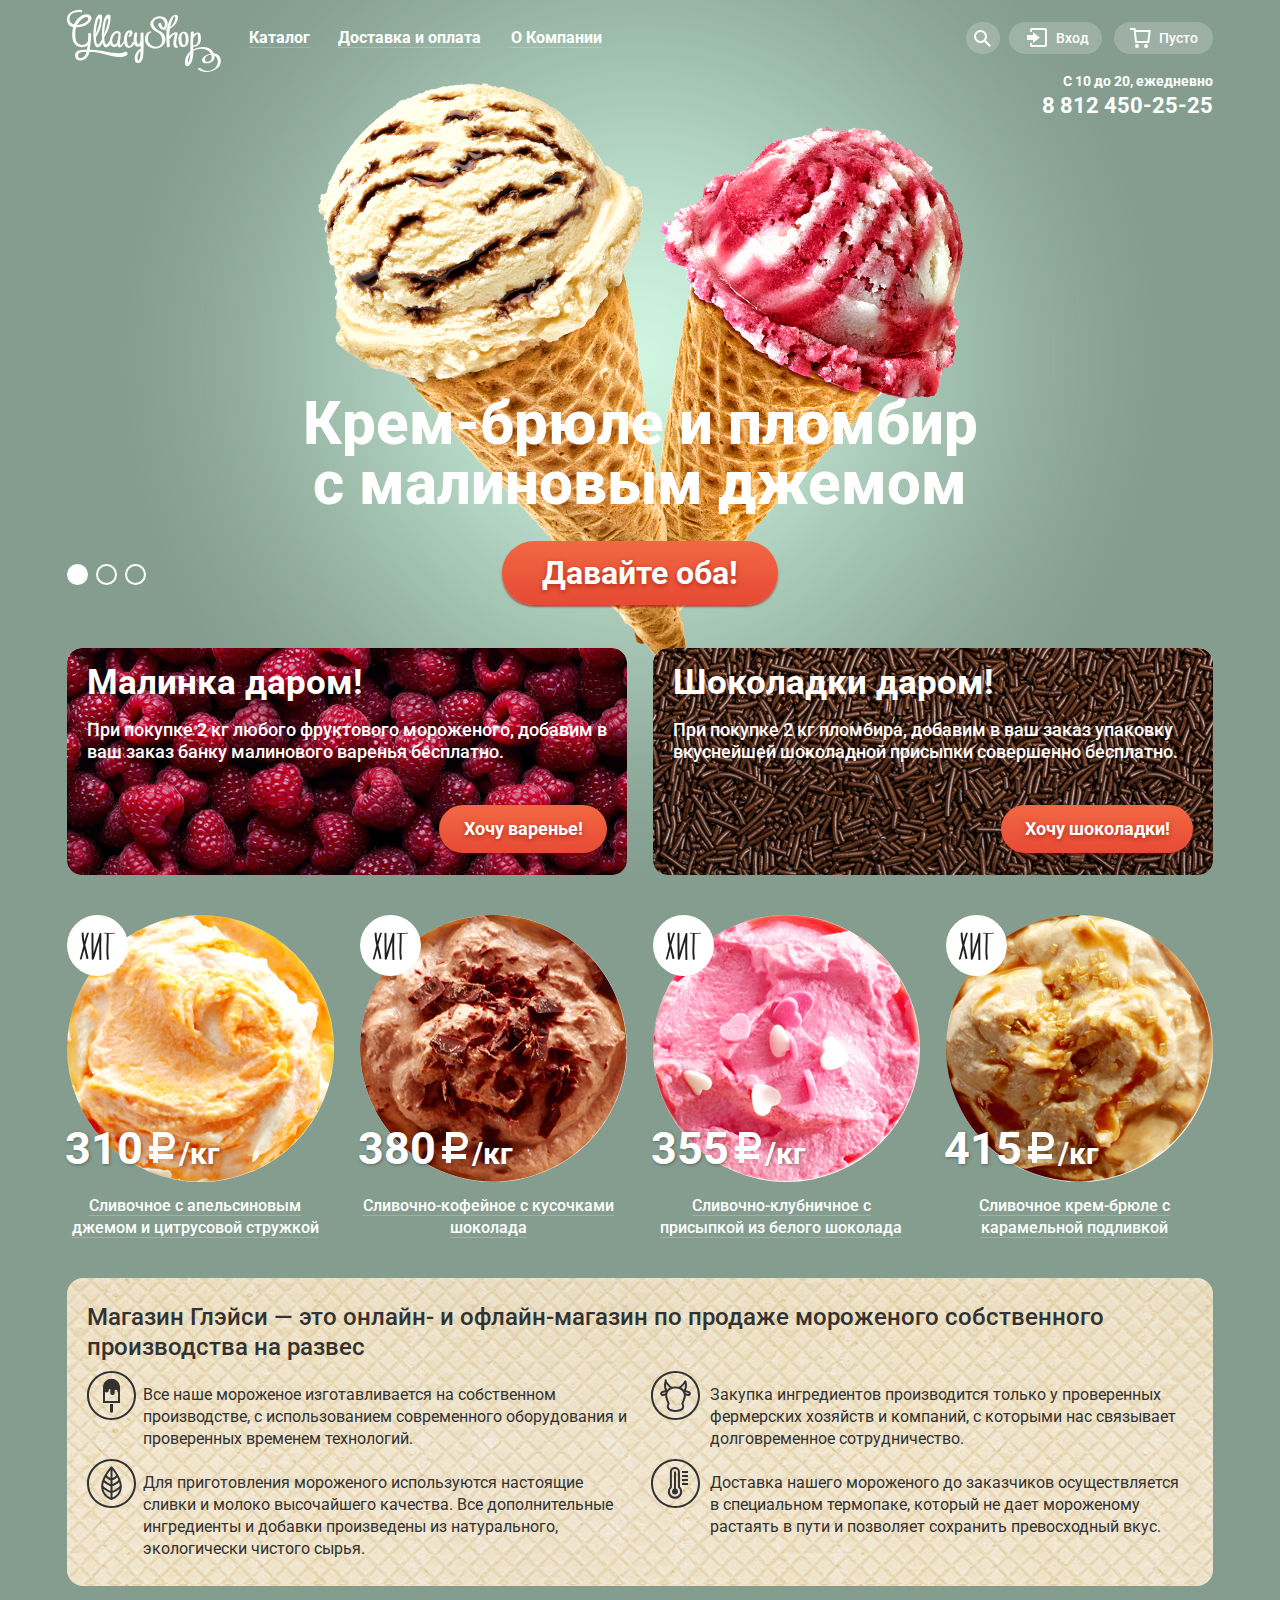
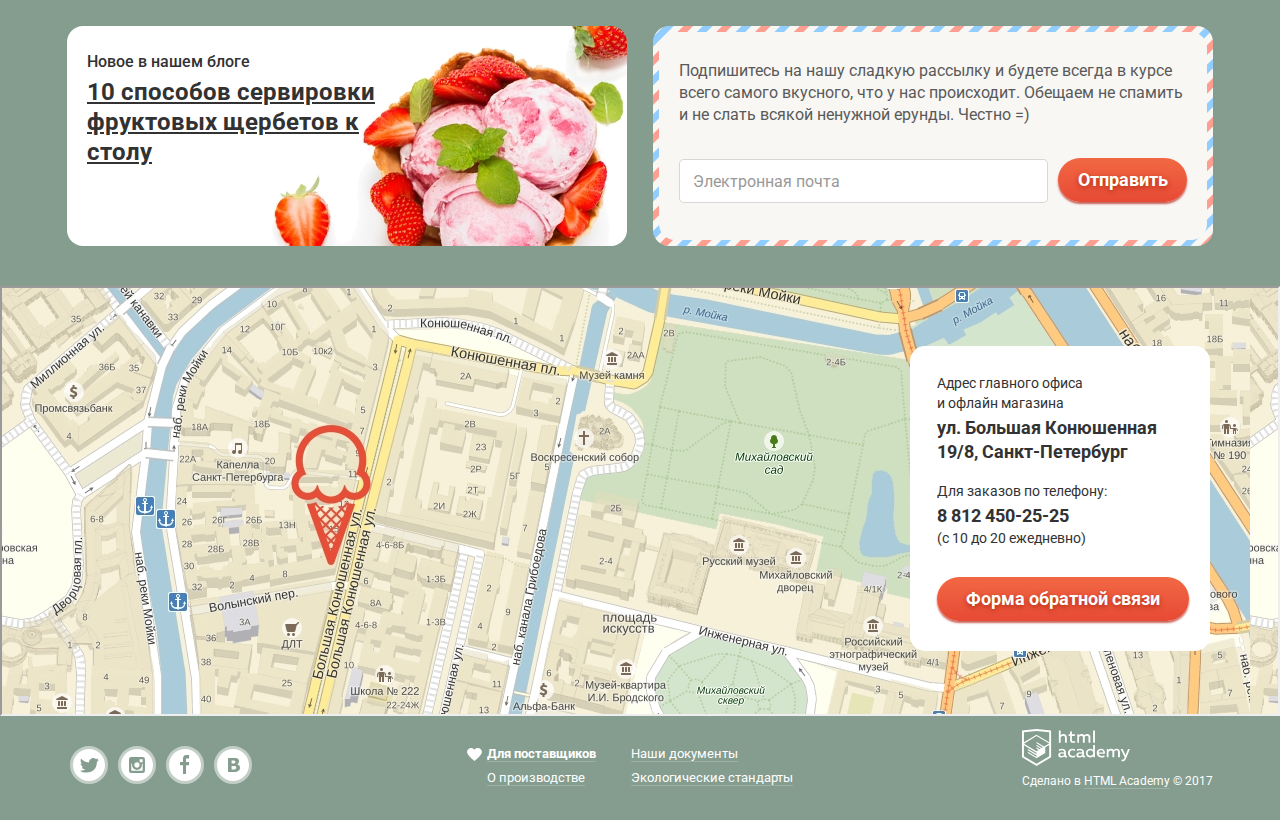
<file: index.html>
<!DOCTYPE html>
<html lang="ru">
<head>
  <meta charset="utf-8">
  <meta name="format-detection" content="telephone=no">
  <title>HTML Academy: Глейси</title>
  <link href="https://fonts.googleapis.com/css?family=Roboto:400,500,700&amp;subset=cyrillic" rel="stylesheet">
  <link href="css/normalize.min.css" rel="stylesheet">
  <link href="css/style.min.css" rel="stylesheet">
</head>
<body>
  <input class="visually-hidden" type="radio" id="product-1" name="toggle" checked>
  <input class="visually-hidden" type="radio" id="product-2" name="toggle">
  <input class="visually-hidden" type="radio" id="product-3" name="toggle">
  <div class="site-wrapper">
    <header class="container main-header">
      <nav class="main-navigation">
        <a class="main-header-logo">
          <img src="img/logo.svg" width="154" height="64" alt="Логотип Глейси">
        </a>
        <ul class="site-menu">
          <li class="site-menu-item">
            <a class="menu-link catalog-link" href="#"><span>Каталог</span></a>
            <ul class="site-submenu">
              <li class="site-submenu-item first-submenu-item"><a class="submenu-link" href="#">Новинки</a></li>
              <li class="site-submenu-item"><a class="submenu-link" href="catalog.html">Сливочное</a></li>
              <li class="site-submenu-item"><a class="submenu-link" href="#">Щербеты</a></li>
              <li class="site-submenu-item"><a class="submenu-link" href="#">Фруктовый лед</a></li>
              <li class="site-submenu-item last-submenu-item"><a class="submenu-link" href="#">Мелорин</a></li>
            </ul>
          </li>
          <li class="site-menu-item payment-link"><a class="menu-link" href="#"><span>Доставка и оплата</span></a></li>
          <li class="site-menu-item about-link"><a class="menu-link" href="#"><span>О Компании</span></a></li>
        </ul>
        <div class="user-navigation-wrapper">
          <div class="site-search">
            <a class="search-link" href="#">
              <svg class="search-icon" version="1.1" xmlns="http://www.w3.org/2000/svg" width="17" height="17" viewBox="0 0 17 17">
                <path d="M16.958 15.527L11.75 10.32A6.455 6.455 0 0 0 13 6.5 6.5 6.5 0 1 0 6.5 13a6.465 6.465 0 0 0 3.839-1.263l5.205 5.204 1.414-1.414zM6.5 11C4.019 11 2 8.981 2 6.5S4.019 2 6.5 2 11 4.019 11 6.5 8.981 11 6.5 11z">
                </path>
              </svg>
              <span class="visually-hidden">Поиск по сайту</span>
            </a>
            <form class="search-form" action="https://echo.htmlacademy.ru" method="GET">
              <div class="search-content">
                <label class="visually-hidden" for="search">Поисковая фраза</label>
                <input class="input" id="search" type="search" name="search-query" placeholder="Что ищем?">
                <button class="visually-hidden" type="submit">Найти</button>
              </div>
            </form>
          </div>
          <ul class="user-navigation">
            <li class="login-item">
              <a class="login-link" href="#">
                <svg class="login-icon" version="1.1" xmlns="http://www.w3.org/2000/svg" width="21" height="19" viewBox="0 0 21 19">
                  <g>
                    <path d="M6 14.875L12.917 9.5 6 4.125v2.917H-.042v4.917H6z"></path>
                    <path d="M18 0H5C3.9 0 3 .9 3 2v2h2V2h13v15H5v-2H3v2c0 1.1.9 2 2 2h13c1.1 0 2-.9 2-2V2c0-1.1-.9-2-2-2z"></path>
                  </g>
                </svg>
                Вход
              </a>
              <form class="login-form" action="https://echo.htmlacademy.ru" method="POST">
                <div class="login-content">
                  <p class="login-form-field">
                    <label class="visually-hidden" for="user-email">Электронная почта</label>
                    <input class="input" id="user-email" type="text" name="email" placeholder="Электронная почта">
                  </p>
                  <p class="login-form-field">
                    <label class="visually-hidden" for="user-password">Пароль</label>
                    <input class="input" id="user-password" type="password" name="password" placeholder="Пароль">
                  </p>
                  <div class="login-wrapper">
                    <div class="login-link-wrapper">
                      <a class="link-bg login-form-link" href="#"><span>Забыли пароль?</span></a>
                      <a class="link-bg login-form-link" href="#"><span>Новая регистрация</span></a>
                    </div>
                    <button class="button login-button" type="submit">Войти</button>
                  </div>
                </div>
              </form>
            </li>
          </ul>
          <div class="site-cart">
            <a class="cart-empty" href="#">Пусто</a>
          </div>
        </div>
      </nav>
      <div class="header-schedule">
        <span class="time">С 10 до 20, ежедневно</span>
        <span class="phone">8 812 450-25-25</span>
      </div>
    </header>
    <main>
      <div class="container">
        <h1 class="visually-hidden">Магазин Глэйси</h1>
        <div class="index-top-content">
          <section class="slider">
            <div class="slider-controls">
              <label for="product-1">Первый</label>
              <label for="product-2">Второй</label>
              <label for="product-3">Третий</label>
            </div>
            <ul class="slider-list">
              <li class="slider-item slide" id="slide1">
                <h3 class="slide-title">
                  Крем-брюле и пломбир с малиновым джемом
                </h3>
                <a class="button slide-button" href="#">Давайте оба!</a>
              </li>
              <li class="slider-item slide" id="slide2">
                <h3 class="slide-title">
                  Шоколадный пломбир и лимонный сорбет
                </h3>
                <a class="button slide-button" href="#">Давайте оба!</a>
              </li>
              <li class="slider-item slide" id="slide3">
                <h3 class="slide-title">
                  Пломбир с помадкой и клубничный щербет
                </h3>
                <a class="button slide-button" href="#">Давайте оба!</a>
              </li>
            </ul>
          </section>
          <div class="banner-items">
            <div class="banner raspberries-banner">
              <h2 class="banner-title">Малинка даром!</h2>
              <p class="banner-description">
                При покупке 2 кг любого фруктового мороженого, добавим в ваш
                заказ банку малинового варенья бесплатно.
              </p>
              <a href="#" class="banner-button button-bg">Хочу варенье!</a>
            </div>
            <div class="banner chocolate-banner">
              <h2 class="banner-title">Шоколадки даром!</h2>
              <p class="banner-description">
                При покупке 2 кг пломбира, добавим в ваш заказ упаковку
                вкуснейшей шоколадной присыпки совершенно бесплатно.
              </p>
              <a href="#" class="banner-button button-bg">Хочу шоколадки!</a>
            </div>
          </div>
          <ul class="hit-items">
            <li class="hit-item">
              <div class="hit-item-content">
                <img class="hit-item-image" src="img/hit-1.jpg" width="267" height="267" alt="Сливочное с апельсиновым джемом и цитрусовой стружко">
                <b class="hit-item-price">310
                  <span class="hit-item-currency">
                    <img src="img/ruble.svg" width="31" height="36" alt="Знак Рубля">
                  </span>
                  <span class="hit-item-unit">кг</span>
                </b>
                <h3>
                  <a class="hit-item-title" href="#">Сливочное с апельсиновым джемом и цитрусовой стружкой</a>
                </h3>
              </div>
              <div class="catalog-item-cover">
                <a href="#" class="button preview-button">Быстрый просмотр</a>
              </div>
            </li>
            <li class="hit-item">
              <div class="hit-item-content">
                <img class="hit-item-image" src="img/hit-2.jpg" width="267" height="267" alt="Сливочно-кофейное с кусочками шоколада">
                <b class="hit-item-price">380
                  <span class="hit-item-currency">
                    <img src="img/ruble.svg" width="31" height="36" alt="Знак Рубля">
                  </span>
                  <span class="hit-item-unit">кг</span>
                </b>
                <h3>
                  <a class="hit-item-title" href="#">Сливочно-кофейное с кусочками шоколада</a>
                </h3>
              </div>
              <div class="catalog-item-cover">
                <a href="#" class="button preview-button">Быстрый просмотр</a>
              </div>
            </li>
            <li class="hit-item">
              <div class="hit-item-content">
                <img class="hit-item-image" src="img/hit-3.jpg" width="267" height="267" alt="Сливочно-клубничное с присыпкой из белого шоколада">
                <b class="hit-item-price">355
                  <span class="hit-item-currency">
                    <img src="img/ruble.svg" width="31" height="36" alt="Знак Рубля">
                  </span>
                  <span class="hit-item-unit">кг</span>
                </b>
                <h3>
                  <a class="hit-item-title" href="#">Сливочно-клубничное с присыпкой из белого шоколада</a>
                </h3>
              </div>
              <div class="catalog-item-cover">
                <a href="#" class="button preview-button">Быстрый просмотр</a>
              </div>
            </li>
            <li class="hit-item">
              <div class="hit-item-content">
                <img class="hit-item-image" src="img/hit-4.jpg" width="267" height="267" alt="Сливочное крем-брюле с карамельной подливкой">
                <b class="hit-item-price">415
                  <span class="hit-item-currency">
                    <img src="img/ruble.svg" width="31" height="36" alt="Знак Рубля">
                  </span>
                  <span class="hit-item-unit">кг</span>
                </b>
                <h3>
                  <a class="hit-item-title" href="#">Сливочное крем-брюле с карамельной подливкой</a>
                </h3>
              </div>
              <div class="catalog-item-cover">
                <a href="#" class="button preview-button">Быстрый просмотр</a>
              </div>
            </li>
          </ul>
        </div>
        <section class="features">
          <h2>Магазин Глэйси — это онлайн- и офлайн-магазин по продаже мороженого собственного
            производства на развес
          </h2>
          <ul class="features-items">
            <li class="features-item ice-cream-icon">
              Все наше мороженое изготавливается на собственном
              производстве, с использованием современного оборудования и
              проверенных временем технологий.
            </li>
            <li class="features-item cow-icon">
              Закупка ингредиентов производится только у проверенных
              фермерских хозяйств и компаний, с которыми нас связывает
              долговременное сотрудничество.
            </li>
            <li class="features-item eco-icon">
              Для приготовления мороженого используются настоящие сливки и
              молоко высочайшего качества. Все дополнительные ингредиенты и
              добавки произведены из натурального, экологически чистого сырья.
            </li>
            <li class="features-item temperature-icon">
              Доставка нашего мороженого до заказчиков осуществляется в
              специальном термопаке, который не дает мороженому растаять в
              пути и позволяет сохранить превосходный вкус.
            </li>
          </ul>
        </section>
        <div class="index-bottom-content">
          <article class="blog-post-announcement">
            <h2>Новое в нашем блоге</h2>
            <a class="link-bg" href="#">10 способов сервировки фруктовых щербетов к столу</a>
          </article>
          <section class="subscribe">
            <div class="subscribe-content">
              <h2 class="visually-hidden">Подписка</h2>
              <p>Подпишитесь на нашу сладкую рассылку и будете всегда в курсе
                всего самого вкусного, что у нас происходит. Обещаем не спамить
                и не слать всякой ненужной ерунды. Честно =)
              </p>
              <form class="subscribe-form" action="https://echo.htmlacademy.ru" method="POST">
                <label class="visually-hidden" for="subscribe-email">Электронная почта</label>
                <input class="input" id="subscribe-email" type="text" name="email" placeholder="Электронная почта">
                <button class="button" type="submit">Отправить</button>
              </form>
            </div>
          </section>
        </div>
      </div>
      <section class="index-map">
        <h2 class="visually-hidden">Как до нас добраться</h2>
        <div class="legend-wrapper container">
          <div class="index-map-legend">
            <p class="legend-address">
              <span>Адрес главного офиса и офлайн магазина</span>
              <b>ул. Большая Конюшенная 19/8, Санкт-Петербург</b>
            </p>
            <p class="legend-phone">
              Для заказов по телефону:
              <b>8 812 450-25-25</b>
              (с 10 до 20 ежедневно)
            </p>
            <a href="#" class="button legend-button callback-link">Форма обратной связи</a>
          </div>
        </div>
        <iframe src="https://yandex.ru/map-widget/v1/?um=constructor%3A4731d2a76abc9a02925000b0b831f4e0068ef95ac85ac3ffdb535e7ae3aa95d9&amp;source=constructor" height="430"></iframe>
      </section>
    </main>
    <footer class="container main-footer">
      <ul class="social-items">
        <li>
          <a class="social-button social-button-twitter" href="#">
            <span class="visually-hidden">Наш Твиттер</span>
          </a>
        </li>
        <li>
          <a class="social-button social-button-inst" href="#">
            <span class="visually-hidden">Наш Инстаграм</span>
          </a>
        </li>
        <li>
          <a class="social-button social-button-fb" href="#">
            <span class="visually-hidden">Наш Фейсбук</span>
          </a>
        </li>
        <li>
          <a class="social-button social-button-vk" href="#">
            <span class="visually-hidden">Мы во ВКонтакте</span>
          </a>
        </li>
      </ul>
      <ul class="info-items">
        <li><a class="link for-vendors" href="#">Для поставщиков</a></li>
        <li><a class="link" href="#">Наши документы</a></li>
        <li><a class="link" href="#">О производстве</a></li>
        <li><a class="link" href="#">Экологические стандарты</a></li>
      </ul>
      <section class="footer-copyright">
        <a href="https://htmlacademy.ru/intensive/htmlcss">
          <img class="footer-ha-logo" src="img/logo-htmlacademy.svg" width="108" height="36" alt="Логотип HTML Academy">
        </a>
        <p>Сделано в <a class="link ha-copyright" href="https://htmlacademy.ru/intensive/htmlcss">HTML Academy</a>
          &copy; 2017</p>
      </section>
    </footer>
  </div>
  <section class="modal modal-callback">
    <h2 class="visually-hidden">Форма обратной связи</h2>
    <form class="callback-form" action="https://echo.htmlacademy.ru" method="POST">
      <div class="callback-content">
        <p>Мы обязательно вам ответим!</p>
        <p class="callback-form-field">
          <label class="visually-hidden" for="callback-name">Имя</label>
          <input class="input callback-name" id="callback-name" type="text" name="username" placeholder="Как вас зовут?">
        </p>
        <p class="callback-form-field">
          <label class="visually-hidden" for="callback-email">Электронная почта</label>
          <input class="input callback-email" id="callback-email" type="email" name="email" placeholder="Ваша почта для ответа?">
        </p>
        <p class="callback-form-field">
          <label class="visually-hidden" for="callback-message">Сообщение</label>
          <textarea class="input callback-message" id="callback-message" name="message" placeholder="Напишите что-нибудь..."></textarea>
        </p>
      </div>
      <button class="button callback-button" type="submit">Отправить</button>
    </form>
    <button class="modal-close">
      <span class="visually-hidden">Закрыть</span>
    </button>
  </section>

  <script src="js/main.min.js"></script>

</body>
</html>
</file>
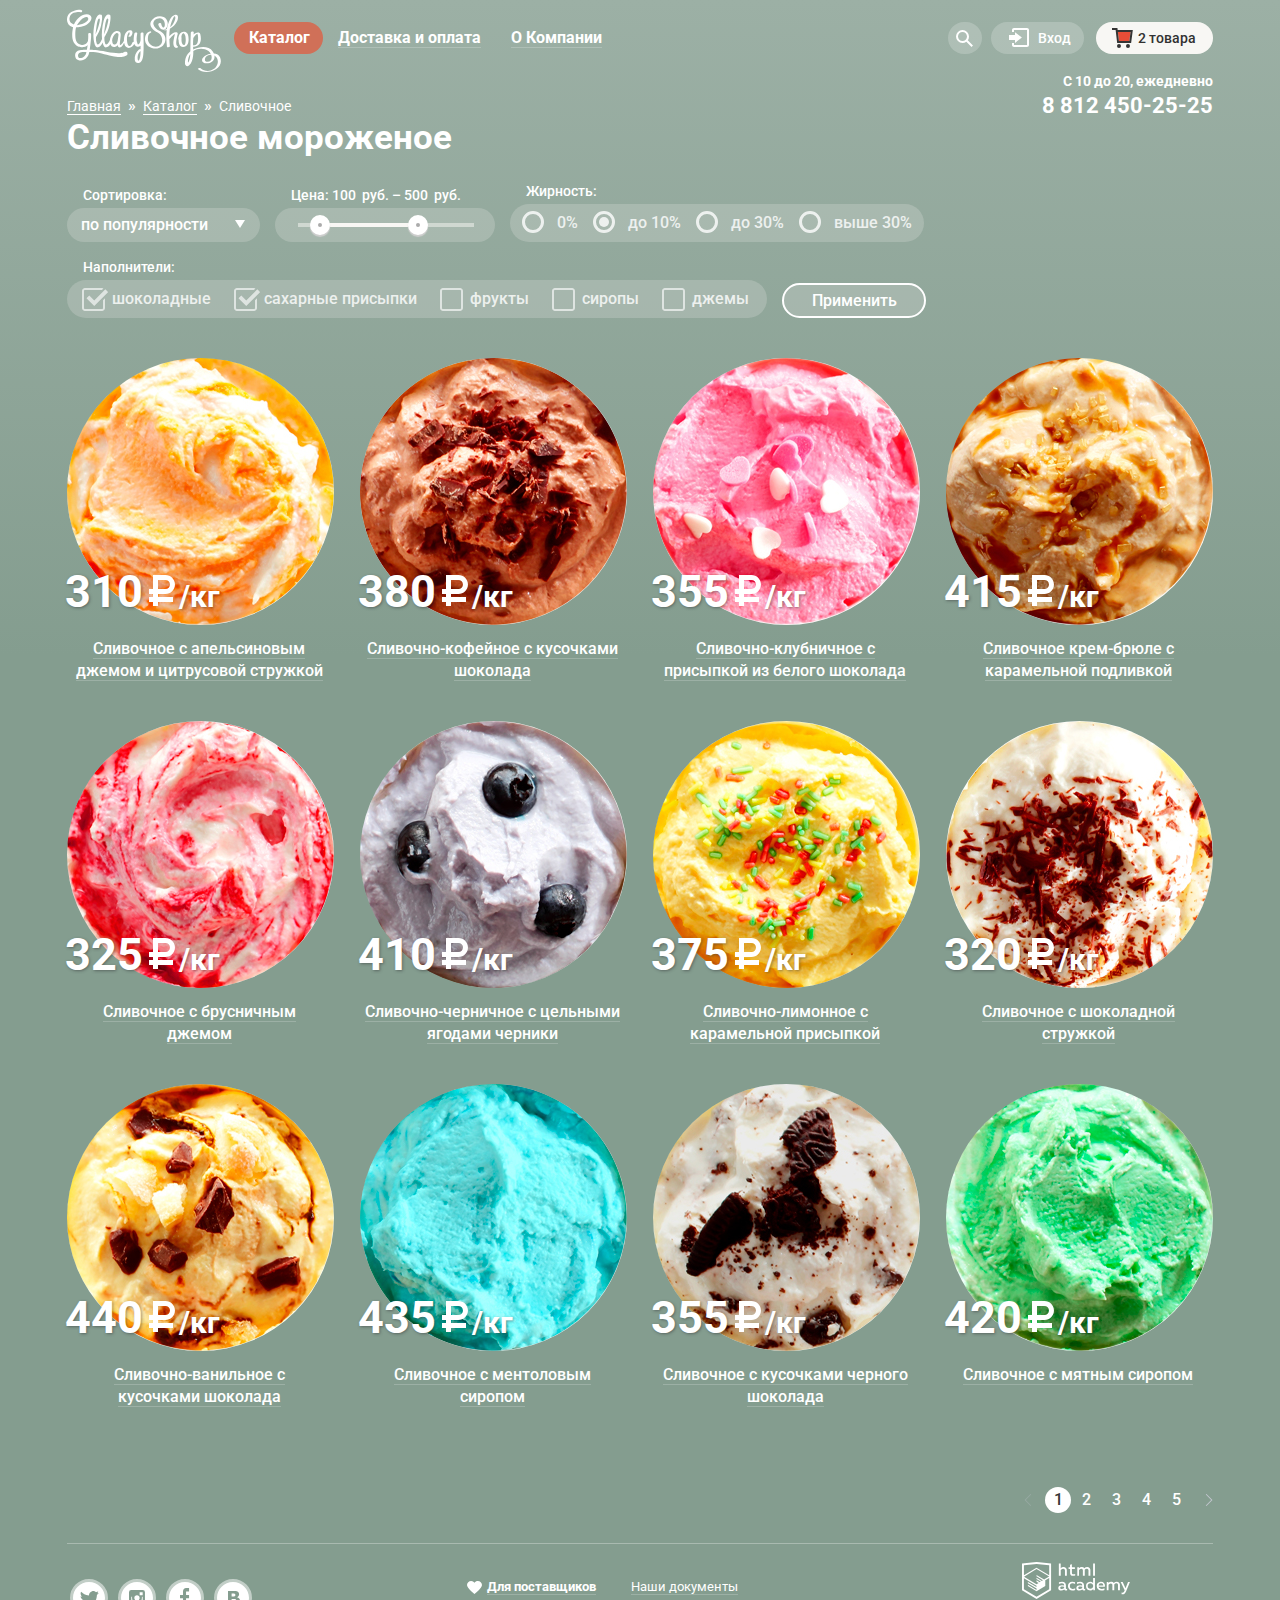
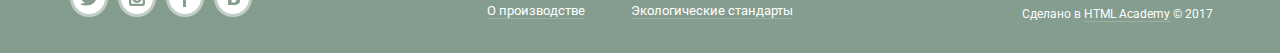
<file: catalog.html>
<!DOCTYPE html>
<html lang="ru">
<head>
  <meta charset="utf-8">
  <meta name="format-detection" content="telephone=no">
  <title>HTML Academy: Глейси – Каталог</title>
  <link href="https://fonts.googleapis.com/css?family=Roboto:400,500,700&amp;subset=cyrillic" rel="stylesheet">
  <link href="css/normalize.min.css" rel="stylesheet">
  <link href="css/style.min.css" rel="stylesheet">
</head>
<body class="inner-page">
  <header class="container main-header">
    <nav class="main-navigation">
      <a class="main-header-logo" href="index.html">
        <img src="img/logo.svg" width="154" height="64" alt="Логотип Глейси">
      </a>
      <ul class="site-menu">
        <li class="site-menu-item">
          <a class="menu-link catalog-link active" href="catalog.html"><span>Каталог</span></a>
          <ul class="site-submenu">
            <li class="site-submenu-item first-submenu-item"><a class="submenu-link" href="#">Новинки</a></li>
            <li class="site-submenu-item"><a class="submenu-link active">Сливочное</a></li>
            <li class="site-submenu-item"><a class="submenu-link" href="#">Щербеты</a></li>
            <li class="site-submenu-item"><a class="submenu-link" href="#">Фруктовый лед</a></li>
            <li class="site-submenu-item last-submenu-item"><a class="submenu-link" href="#">Мелорин</a></li>
          </ul>
        </li>
        <li class="site-menu-item payment-link"><a class="menu-link" href="#"><span>Доставка и оплата</span></a></li>
        <li class="site-menu-item about-link"><a class="menu-link" href="#"><span>О Компании</span></a></li>
      </ul>
      <div class="user-navigation-wrapper">
        <div class="site-search">
          <a class="search-link" href="#">
            <svg class="search-icon" version="1.1" xmlns="http://www.w3.org/2000/svg" width="17" height="17" viewBox="0 0 17 17">
              <path d="M16.958 15.527L11.75 10.32A6.455 6.455 0 0 0 13 6.5 6.5 6.5 0 1 0 6.5 13a6.465 6.465 0 0 0 3.839-1.263l5.205 5.204 1.414-1.414zM6.5 11C4.019 11 2 8.981 2 6.5S4.019 2 6.5 2 11 4.019 11 6.5 8.981 11 6.5 11z">
              </path>
            </svg>
            <span class="visually-hidden">Поиск по сайту</span>
          </a>
          <form class="popup search-form" action="https://echo.htmlacademy.ru" method="GET">
            <label class="visually-hidden" for="search">Поисковая фраза</label>
            <input class="input" id="search" type="search" name="search-query" placeholder="Что ищем?">
            <button class="visually-hidden" type="submit">Найти</button>
          </form>
        </div>
        <ul class="user-navigation">
          <li class="login-item">
            <a class="login-link" href="#">
              <svg class="login-icon" version="1.1" xmlns="http://www.w3.org/2000/svg" width="21" height="19" viewBox="0 0 21 19">
                <g>
                  <path d="M6 14.875L12.917 9.5 6 4.125v2.917H-.042v4.917H6z"></path>
                  <path d="M18 0H5C3.9 0 3 .9 3 2v2h2V2h13v15H5v-2H3v2c0 1.1.9 2 2 2h13c1.1 0 2-.9 2-2V2c0-1.1-.9-2-2-2z"></path>
                </g>
              </svg>
              Вход
            </a>
            <form class="login-form" action="https://echo.htmlacademy.ru" method="POST">
              <div class="login-content">
                <p class="login-form-field">
                  <label class="visually-hidden" for="user-email">Электронная почта</label>
                  <input class="input" id="user-email" type="text" name="email" placeholder="Электронная почта">
                </p>
                <p class="login-form-field">
                  <label class="visually-hidden" for="user-password">Пароль</label>
                  <input class="input" id="user-password" type="password" name="password" placeholder="Пароль">
                </p>
                <div class="login-wrapper">
                  <div class="login-link-wrapper">
                    <a class="link login-form-link" href="#">Забыли пароль?</a>
                    <a class="link login-form-link" href="#">Новая регистрация</a>
                  </div>
                  <button class="button login-button" type="submit">Войти</button>
                </div>
              </div>
            </form>
          </li>
        </ul>
        <div class="site-cart">
          <a class="cart-link" href="#">2 товара</a>
          <div class="cart-wrapper">
            <ul class="cart-items">
              <li class="cart-item">
                <button class="cart-item-remove">
                  <span class="visually-hidden">Удалить</span>
                </button>
                <a class="cart-item-link" href="#">
                  <img class="cart-item-thumbnail" src="img/product-thumb-1.jpg" width="33" height="33" alt="Пломбир с апельсиновым джемом">
                  <span class="link-bg cart-item-title">Пломбир с апельсиновым джемом</span>
                </a>
                <span class="cart-item-count">
                  1,5
                  <span class="cart-item-unit">кг</span>
                  x
                  <span class="cart-item-price">
                    200
                    <span class="cart-item-currency">руб.</span>
                  </span>
                </span>
                <span class="cart-item-total-price">
                  300
                  <span class="cart-item-currency">руб.</span>
                </span>
              </li>
              <li class="cart-item">
                <button class="cart-item-remove">
                  <span class="visually-hidden">Удалить</span>
                </button>
                <a class="cart-item-link" href="#">
                  <img class="cart-item-thumbnail" src="img/product-thumb-2.jpg" width="33" height="33" alt="Клубничный пломбир с присыпкой из белого шоколада">
                  <span class="link-bg cart-item-title">Клубничный пломбир с присыпкой из белого шоколада</span>
                </a>
                <span class="cart-item-count">
                  1,5
                  <span class="cart-item-unit">кг</span>
                  x
                  <span class="cart-item-price">
                    300
                    <span class="cart-item-currency">руб.</span>
                  </span>
                </span>
                <span class="cart-item-total-price">
                  450
                  <span class="cart-item-currency">руб.</span>
                </span>
              </li>
            </ul>
            <div class="cart-total-wrapper">
              <div class="cart-items-total">
                Итого:
                <span class="cart-items-total-price">
                  750
                  <span class="cart-items-currency">руб.</span>
                </span>
              </div>
              <a class="button checkout-button" href="#">Оформить заказ</a>
            </div>
          </div>
        </div>
      </div>
    </nav>
    <div class="header-schedule">
      <span class="time">С 10 до 20, ежедневно</span>
      <span class="phone">8 812 450-25-25</span>
    </div>
  </header>
  <main class="container inner-page">
    <h1>Сливочное мороженое</h1>
    <ul class="breadcrumbs">
      <li><a class="link breadcrumbs-link" href="index.html"><span>Главная</span></a></li>
      <li><a class="link breadcrumbs-link" href="catalog.html"><span>Каталог</span></a></li>
      <li class="breadcrumbs-current"><a>Сливочное</a></li>
    </ul>
    <div class="inner-top-content">
      <form method="GET" action="https://echo.htmlacademy.ru">
        <div class="form-content-top">
          <fieldset class="filter-item">
            <legend>Сортировка:</legend>
            <div class="sort-by-wrapper">
              <select class="filter sort-by-filter" name="sort-by">
                <option selected value="popular">по популярности</option>
                <option value="first-inexpensive">сначала недорогие</option>
                <option value="first-expensive">сначала дорогие</option>
                <option value="fat">по жирности</option>
              </select>
            </div>
          </fieldset>
          <fieldset class="filter-item">
            <legend>
              Цена: 
              <span class="min-price">100</span>
              &nbsp;<span class="price-currency">руб.</span> –
              <span class="max-price">500</span>
              &nbsp;<span class="price-currency">руб.</span>
            </legend>
            <div class="filter range-filter">  
              <div class="range-controls">
                <div class="scale">
                  <div class="bar"></div>
                </div>
                <button type="button" class="toggle toggle-min"></button>
                <button type="button" class="toggle toggle-max"></button>
              </div>
            </div>
          </fieldset>
          <fieldset class="filter-item">
            <legend>Жирность:</legend>
            <ul class="filter fat-filter">
              <li class="filter-option">
                <input class="visually-hidden filter-input-radio" type="radio" name="fat-group" value="value-zero" id="value-zero">
                <label for="value-zero">0%</label>
              </li>
              <li class="filter-option">
                <input class="visually-hidden filter-input-radio" type="radio" name="fat-group" value="value-less-10" id="value-less-10" checked>
                <label for="value-less-10">до 10%</label>
              </li>
              <li class="filter-option">
                <input class="visually-hidden filter-input-radio" type="radio" name="fat-group" value="value-less-30" id="value-less-30">
                <label for="value-less-30">до 30%</label>
              </li>
              <li class="filter-option">
                <input class="visually-hidden filter-input-radio" type="radio" name="fat-group" value="value-more-30" id="value-more-30">
                <label for="value-more-30">выше 30%</label>
              </li>
            </ul>
          </fieldset>
        </div>
        <div class="form-content-bottom">
          <fieldset class="filter-item">
            <legend>Наполнители:</legend>
            <ul class="filter filler-filter">
              <li class="filter-option">
                <input class="visually-hidden filter-input-checkbox" type="checkbox" name="filler-group" value="value-chocolate" id="value-chocolate" checked>
                <label for="value-chocolate">шоколадные</label>
              </li>
              <li class="filter-option">
                <input class="visually-hidden filter-input-checkbox" type="checkbox" name="filler-group" value="value-sugar" id="value-sugar" checked>
                <label for="value-sugar">сахарные присыпки</label>
              </li>
              <li class="filter-option">
                <input class="visually-hidden filter-input-checkbox" type="checkbox" name="filler-group" value="value-fruits" id="value-fruits">
                <label for="value-fruits">фрукты</label>
              </li>
              <li class="filter-option">
                <input class="visually-hidden filter-input-checkbox" type="checkbox" name="filler-group" value="value-syrups" id="value-syrups">
                <label for="value-syrups">сиропы</label>
              </li>
              <li class="filter-option">
                <input class="visually-hidden filter-input-checkbox" type="checkbox" name="filler-group" value="value-jams" id="value-jams">
                <label for="value-jams">джемы</label>
              </li>
            </ul>
          </fieldset>
          <button class="filter-submit" type="submit">Применить</button>
        </div>
      </form>
    </div>
    <section class="catalog">
      <h2 class="visually-hidden">Каталог товаров</h2>
      <ul class="catalog-items">
        <li class="catalog-item">
          <div class="catalog-item-content">
            <img class="catalog-item-image" src="img/product-1.jpg" width="267" height="267" alt="Сливочное с апельсиновым джемом и цитрусовой стружкой">
            <b class="catalog-item-price">310
              <span class="catalog-item-currency">
                <img src="img/ruble.svg" width="31" height="36" alt="Знак Рубля">
              </span>
              <span class="catalog-item-unit">кг</span>
            </b>
            <h3>
              <a class="catalog-item-title" href="#">Сливочное с апельсиновым джемом и цитрусовой стружкой</a>
            </h3>
          </div>
          <div class="catalog-item-cover">
            <a href="#" class="button preview-button">Быстрый просмотр</a>
          </div>
        </li>
        <li class="catalog-item">
          <div class="catalog-item-content">
            <img class="catalog-item-image" src="img/product-2.jpg" width="267" height="267" alt="Сливочно-кофейное с кусочками шоколада">
            <b class="catalog-item-price">380
              <span class="catalog-item-currency">
                <img src="img/ruble.svg" width="31" height="36" alt="Знак Рубля">
              </span>
              <span class="catalog-item-unit">кг</span>
            </b>
            <h3>
              <a class="catalog-item-title" href="#">Сливочно-кофейное с кусочками шоколада</a>
            </h3>
          </div>
          <div class="catalog-item-cover">
            <a href="#" class="button preview-button">Быстрый просмотр</a>
          </div>
        </li>
        <li class="catalog-item">
          <div class="catalog-item-content">
            <img class="catalog-item-image" src="img/product-3.jpg" width="267" height="267" alt="Сливочно-клубничное с присыпкой из белого шоколада">
            <b class="catalog-item-price">355
              <span class="catalog-item-currency">
                <img src="img/ruble.svg" width="31" height="36" alt="Знак Рубля">
              </span>
              <span class="catalog-item-unit">кг</span>
            </b>
            <h3>
              <a class="catalog-item-title" href="#">Сливочно-клубничное с присыпкой из белого шоколада</a>
            </h3>
          </div>
          <div class="catalog-item-cover">
            <a href="#" class="button preview-button">Быстрый просмотр</a>
          </div>
        </li>
        <li class="catalog-item">
          <div class="catalog-item-content">
            <img class="catalog-item-image" src="img/product-4.jpg" width="267" height="267" alt="Сливочное крем-брюле с карамельной подливкой">
            <b class="catalog-item-price">415
              <span class="catalog-item-currency">
                <img src="img/ruble.svg" width="31" height="36" alt="Знак Рубля">
              </span>
              <span class="catalog-item-unit">кг</span>
            </b>
            <h3>
              <a class="catalog-item-title" href="#">Сливочное крем-брюле с карамельной подливкой</a>
            </h3>
          </div>
          <div class="catalog-item-cover">
            <a href="#" class="button preview-button">Быстрый просмотр</a>
          </div>
        </li>
        <li class="catalog-item">
          <div class="catalog-item-content">
            <img class="catalog-item-image" src="img/product-5.jpg" width="267" height="267" alt="Сливочное с брусничным джемом">
            <b class="catalog-item-price">325
              <span class="catalog-item-currency">
                <img src="img/ruble.svg" width="31" height="36" alt="Знак Рубля">
              </span>
              <span class="catalog-item-unit">кг</span>
            </b>
            <h3>
              <a class="catalog-item-title" href="#">Сливочное с брусничным джемом</a>
            </h3>
          </div>
          <div class="catalog-item-cover">
            <a href="#" class="button preview-button">Быстрый просмотр</a>
          </div>
        </li>
        <li class="catalog-item">
          <div class="catalog-item-content">
            <img class="catalog-item-image" src="img/product-6.jpg" width="267" height="267" alt="Сливочно-черничное с цельными ягодами черники">
            <b class="catalog-item-price">410
              <span class="catalog-item-currency">
                <img src="img/ruble.svg" width="31" height="36" alt="Знак Рубля">
              </span>
              <span class="catalog-item-unit">кг</span>
            </b>
            <h3>
              <a class="catalog-item-title" href="#">Сливочно-черничное с цельными ягодами черники</a>
            </h3>
          </div>
          <div class="catalog-item-cover">
            <a href="#" class="button preview-button">Быстрый просмотр</a>
          </div>
        </li>
        <li class="catalog-item">
          <div class="catalog-item-content">
            <img class="catalog-item-image" src="img/product-7.jpg" width="267" height="267" alt="Сливочно-лимонное с карамельной присыпкой">
            <b class="catalog-item-price">375
              <span class="catalog-item-currency">
                <img src="img/ruble.svg" width="31" height="36" alt="Знак Рубля">
              </span>
              <span class="catalog-item-unit">кг</span>
            </b>
            <h3>
              <a class="catalog-item-title" href="#">Сливочно-лимонное с карамельной присыпкой</a>
            </h3>
          </div>
          <div class="catalog-item-cover">
            <a href="#" class="button preview-button">Быстрый просмотр</a>
          </div>
        </li>
        <li class="catalog-item">
          <div class="catalog-item-content">
            <img class="catalog-item-image" src="img/product-8.jpg" width="267" height="267" alt="Сливочное с шоколадной стружкой">
            <b class="catalog-item-price">320
              <span class="catalog-item-currency">
                <img src="img/ruble.svg" width="31" height="36" alt="Знак Рубля">
              </span>
              <span class="catalog-item-unit">кг</span>
            </b>
            <h3>
              <a class="catalog-item-title" href="#">Сливочное с шоколадной стружкой</a>
            </h3>
          </div>
          <div class="catalog-item-cover">
            <a href="#" class="button preview-button">Быстрый просмотр</a>
          </div>
        </li>
        <li class="catalog-item">
          <div class="catalog-item-content">
            <img class="catalog-item-image" src="img/product-9.jpg" width="267" height="267" alt="Сливочно-ванильное с кусочками шоколада">
            <b class="catalog-item-price">440
              <span class="catalog-item-currency">
                <img src="img/ruble.svg" width="31" height="36" alt="Знак Рубля">
              </span>
              <span class="catalog-item-unit">кг</span>
            </b>
            <h3>
              <a class="catalog-item-title" href="#">Сливочно-ванильное с кусочками шоколада</a>
            </h3>
          </div>
          <div class="catalog-item-cover">
            <a href="#" class="button preview-button">Быстрый просмотр</a>
          </div>
        </li>
        <li class="catalog-item">
          <div class="catalog-item-content">
            <img class="catalog-item-image" src="img/product-10.jpg" width="267" height="267" alt="Сливочноe с ментоловым сиропом">
            <b class="catalog-item-price">435
              <span class="catalog-item-currency">
                <img src="img/ruble.svg" width="31" height="36" alt="Знак Рубля">
              </span>
              <span class="catalog-item-unit">кг</span>
            </b>
            <h3>
              <a class="catalog-item-title" href="#">Сливочноe с ментоловым сиропом</a>
            </h3>
          </div>
          <div class="catalog-item-cover">
            <a href="#" class="button preview-button">Быстрый просмотр</a>
          </div>
        </li>
        <li class="catalog-item">
          <div class="catalog-item-content">
            <img class="catalog-item-image" src="img/product-11.jpg" width="267" height="267" alt="Сливочное с кусочками черного шоколада">
            <b class="catalog-item-price">355
              <span class="catalog-item-currency">
                <img src="img/ruble.svg" width="31" height="36" alt="Знак Рубля">
              </span>
              <span class="catalog-item-unit">кг</span>
            </b>
            <h3>
              <a class="catalog-item-title" href="#">Сливочное с кусочками черного шоколада</a>
            </h3>
          </div>
          <div class="catalog-item-cover">
            <a href="#" class="button preview-button">Быстрый просмотр</a>
          </div>
        </li>
        <li class="catalog-item">
          <div class="catalog-item-content">
            <img class="catalog-item-image" src="img/product-12.jpg" width="267" height="267" alt="Сливочное с мятным сиропом">
            <b class="catalog-item-price">420
              <span class="catalog-item-currency">
                <img src="img/ruble.svg" width="31" height="36" alt="Знак Рубля">
              </span>
              <span class="catalog-item-unit">кг</span>
            </b>
            <h3>
              <a class="catalog-item-title" href="#">Сливочное с мятным сиропом</a>
            </h3>
          </div>
          <div class="catalog-item-cover">
            <a href="#" class="button preview-button">Быстрый просмотр</a>
          </div>
        </li>
      </ul>
      <div class="inner-bottom-content">
        <ul class="pagination-list">
          <li class="pagination-item-prev"><a href="#" class="pagination-link"><span class="visually-hidden">Предыдущий</span></a></li>
          <li class="pagination-item-current"><a href="#" class="pagination-link">1</a></li>
          <li class="pagination-item"><a class="pagination-link" href="#">2</a></li>
          <li class="pagination-item"><a class="pagination-link" href="#">3</a></li>
          <li class="pagination-item"><a class="pagination-link" href="#">4</a></li>
          <li class="pagination-item"><a class="pagination-link" href="#">5</a></li>
          <li class="pagination-item-next"><a class="pagination-link" href="#"><span class="visually-hidden">Следующий</span></a></li>
        </ul>
      </div>
    </section>
  </main>
  <footer class="container main-footer inner">
    <ul class="social-items">
      <li>
        <a class="social-button social-button-twitter" href="#">
          <span class="visually-hidden">Наш Твиттер</span>
        </a>
      </li>
      <li>
        <a class="social-button social-button-inst" href="#">
          <span class="visually-hidden">Наш Инстаграм</span>
        </a>
      </li>
      <li>
        <a class="social-button social-button-fb" href="#">
          <span class="visually-hidden">Наш Фейсбук</span>
        </a>
      </li>
      <li>
        <a class="social-button social-button-vk" href="#">
          <span class="visually-hidden">Мы во ВКонтакте</span>
        </a>
      </li>
    </ul>
    <ul class="info-items">
      <li><a class="link for-vendors" href="#">Для поставщиков</a></li>
      <li><a class="link" href="#">Наши документы</a></li>
      <li><a class="link" href="#">О производстве</a></li>
      <li><a class="link" href="#">Экологические стандарты</a></li>
    </ul>
    <section class="footer-copyright">
      <a href="https://htmlacademy.ru/intensive/htmlcss">
        <img class="footer-ha-logo" src="img/logo-htmlacademy.svg" width="108" height="36" alt="Логотип HTML Academy">
      </a>
      <p>Сделано в <a class="link ha-copyright" href="https://htmlacademy.ru/intensive/htmlcss">HTML Academy</a> &copy;
        2017</p>
    </section>
  </footer>
</body>
</html>
</file>
<file: css/style.min.css>
*,::before,::after{-webkit-box-sizing:inherit;box-sizing:inherit}html{-webkit-box-sizing:border-box;box-sizing:border-box}body{margin:0;font-family:"Roboto",Arial,sans-serif;font-size:16px;line-height:22px;font-weight:500;color:#fff}body.inner-page{background-image:-webkit-gradient(linear,left top,left bottom,from(#9cb0a5),to(#849d8f));background-image:-webkit-linear-gradient(#9cb0a5,#849d8f);background-image:-o-linear-gradient(#9cb0a5,#849d8f);background-image:linear-gradient(#9cb0a5,#849d8f);background-repeat:no-repeat;background-size:100% 656px;background-color:#849d8f}a{text-decoration:none}img{max-width:100%;height:auto}.visually-hidden:not(:focus):not(:active),input[type=checkbox].visually-hidden,input[type=radio].visually-hidden{position:absolute;width:1px;height:1px;margin:-1px;border:0;padding:0;white-space:nowrap;-webkit-clip-path:inset(100%);clip-path:inset(100%);clip:rect(0 0 0 0);overflow:hidden}.container{width:1200px;padding-left:27px;padding-right:27px;margin:0 auto}.link{font-size:16px;line-height:18px;color:#fff;border-bottom:1px solid rgba(255,255,255,.2)}.link:hover{color:#ffbc9e;border-bottom-color:rgba(255,188,158,.2)}.link:focus{color:#ffbc9e;border-bottom-color:rgba(255,188,158,.2)}.link-bg{font-size:16px;line-height:18px;color:#323232;border-bottom:1px solid rgba(255,255,255,.2)}.link-bg:hover{color:#e84d37;border-bottom-color:rgba(232,77,55,.2)}.link-bg:focus{color:#e84d37;border-bottom-color:rgba(232,77,55,.2)}.button{display:inline-block;padding:12px 22px;font-weight:700;font-size:31px;line-height:41px;text-align:center;color:#fff;vertical-align:top;text-decoration:none;text-shadow:0 2px 5px rgba(160,32,11,.76);background:#f26843;background:-webkit-gradient(linear,left top,left bottom,from(#f26843),to(#e74a35));background:-webkit-linear-gradient(top,#f26843 0%,#e74a35 100%);background:-o-linear-gradient(top,#f26843 0%,#e74a35 100%);background:linear-gradient(to bottom,#f26843 0%,#e74a35 100%);border-radius:50px;-webkit-box-shadow:0 2px 2px rgba(172,16,0,.64);box-shadow:0 2px 2px rgba(172,16,0,.64);border:none;cursor:pointer}.button:hover{background:-webkit-gradient(linear,left top,left bottom,from(#f58669),to(#ec6f5e));background:-webkit-linear-gradient(top,#f58669 0%,#ec6f5e 100%);background:-o-linear-gradient(top,#f58669 0%,#ec6f5e 100%);background:linear-gradient(to bottom,#f58669 0%,#ec6f5e 100%);-webkit-box-shadow:0 2px 2px rgba(172,16,0,1);box-shadow:0 2px 2px rgba(172,16,0,1)}.button:focus,.button:active{background:-webkit-gradient(linear,left top,left bottom,from(#d84732),to(#e1613e));background:-webkit-linear-gradient(top,#d84732 0%,#e1613e 100%);background:-o-linear-gradient(top,#d84732 0%,#e1613e 100%);background:linear-gradient(to bottom,#d84732 0%,#e1613e 100%);-webkit-box-shadow:inset 0 2px 2px rgba(172,16,0,1);box-shadow:inset 0 2px 2px rgba(172,16,0,1)}.button-bg{display:inline-block;padding:12px 22px;font-weight:700;font-size:31px;line-height:41px;text-align:center;color:#fff;vertical-align:top;text-decoration:none;text-shadow:0 2px 5px rgba(160,32,11,.76);background:#f26843;background-image:-webkit-gradient(linear,left bottom,left top,from(#e74a35),to(#f26843));background-image:-webkit-linear-gradient(bottom,#e74a35 0%,#f26843 100%);background-image:-o-linear-gradient(bottom,#e74a35 0%,#f26843 100%);background-image:linear-gradient(to top,#e74a35 0%,#f26843 100%);border-radius:50px;-webkit-box-shadow:0 2px 2px rgba(85,8,0,.54);box-shadow:0 2px 2px rgba(85,8,0,.54);border:none;cursor:pointer}.button-bg:hover{color:#fefefe;-webkit-box-shadow:0 1px 2px #ac1000;box-shadow:0 1px 2px #ac1000;background-image:-webkit-gradient(linear,left bottom,left top,from(#e74a35),to(#f26843));background-image:-webkit-linear-gradient(bottom,#e74a35 0%,#f26843 100%);background-image:-o-linear-gradient(bottom,#e74a35 0%,#f26843 100%);background-image:linear-gradient(to top,#e74a35 0%,#f26843 100%)}.button-bg:focus,.button-bg:active{color:#fceeec;-webkit-box-shadow:inset 0 2px 2px #942718;box-shadow:inset 0 2px 2px #942718;background-image:-webkit-gradient(linear,left bottom,left top,from(#f26843),to(#e74a35));background-image:-webkit-linear-gradient(bottom,#f26843 0%,#e74a35 100%);background-image:-o-linear-gradient(bottom,#f26843 0%,#e74a35 100%);background-image:-webkit-linear-gradient(bottom,#f26843 0%,#e74a35 100%);background-image:linear-gradient(to top,#f26843 0%,#e74a35 100%)}.hit-items,.catalog-items{display:-webkit-box;display:-ms-flexbox;display:flex;-webkit-box-orient:horizontal;-webkit-box-direction:normal;-ms-flex-flow:row wrap;flex-flow:row wrap;margin:0;margin-top:40px;padding:0;list-style:none}.catalog-items::after{content:'';-webkit-box-flex:1;-ms-flex:auto;flex:auto}.hit-item::before{position:absolute;z-index:2;content:"";width:61px;height:61px;background-image:url(../img/hit.svg);background-repeat:no-repeat;background-position:0,0}.hit-item,.catalog-item{position:relative;width:267px;margin-bottom:39px;margin-left:0;margin-right:26px}.hit-item:hover,.catalog-item:hover{z-index:2}.hit-item:hover .catalog-item-cover,.catalog-item:hover .catalog-item-cover{display:block}.hit-item-content,.catalog-item-content{position:relative;z-index:1}.catalog-item-cover{position:absolute;display:none;bottom:-70px;left:-12px;top:-7px;width:293px;min-height:405px;font-size:18px;line-height:24px;font-weight:700;-webkit-box-shadow:0 20px 20px rgba(0,0,0,.4);box-shadow:0 20px 20px rgba(0,0,0,.4);background:rgba(248,247,244,.2);border-radius:11px;-webkit-transition:1s;-o-transition:1s;transition:1s}.preview-button{display:block;position:absolute;left:0;bottom:21px;margin-left:45px;padding:10px;width:200px;height:44px;font-size:18px;font-weight:700;line-height:24px;color:#fefefe}.hit-item:nth-child(4n),.catalog-item:nth-child(4n){margin-right:0}.hit-item h3,.catalog-item h3{max-width:256px;margin:0;padding:0;text-align:center;font-size:16px;font-weight:500;line-height:22px;margin-top:7px;min-height:40px}.catalog-item h3{margin-left:4px}.hit-item-title,.catalog-item-title{font-size:16px;line-height:22px;font-weight:500;color:#fff;border-bottom:1px solid rgba(255,255,255,.2)}.hit-item-title:hover,.catalog-item-title:hover{border-bottom:1px solid rgba(255,188,158,.3);color:#ffbc9e}.hit-item-image,.catalog-item-image{border-radius:50%}.hit-item-price,.catalog-item-price{position:absolute;top:211px;left:-2px;font-size:45px;line-height:45px;color:#fff;text-shadow:1px 1px 3px rgba(49,50,53,.5)}.hit-item-currency,.catalog-item-currency{position:absolute;top:2px;left:82px;display:inline-block;vertical-align:middle}.hit-item-unit:before,.catalog-item-unit:before{content:"/"}.hit-item-unit,.catalog-item-unit{margin-left:25px;font-size:30px;line-height:45px;font-weight:700;color:#fff;text-shadow:1px 1px 3px rgba(49,50,53,.5)}.main-navigation{display:-webkit-box;display:-ms-flexbox;display:flex;margin-bottom:10px;padding-top:9px;position:relative;z-index:2}.main-header-logo{width:154px;height:64px}.main-navigation .site-menu{display:-webkit-box;display:-ms-flexbox;display:flex;-ms-flex-wrap:wrap;flex-wrap:wrap;width:auto;margin-top:13px;margin-left:4px}.main-navigation ul{margin:0;padding:0;list-style:none}.menu-link{display:block;height:32px;padding:7px 15px;font-size:16px;line-height:18px;font-weight:700;color:#fff;border-radius:16px}.site-menu-item{position:relative}.catalog-link{width:89px;margin-left:9px}.catalog-link:active{-webkit-box-shadow:inset 0 2px 1px 0 #696969;box-shadow:inset 0 2px 1px 0 #696969}.menu-link span{display:inline-block;vertical-align:baseline;border-bottom:1px solid rgba(255,255,255,.2)}.site-menu-item:hover .menu-link{color:#323232;background-color:#ededed}.site-menu-item:hover .site-submenu{display:block}.menu-link:focus span,.menu-link:active span,.menu-link:hover span,.menu-link.active span{border-bottom-color:transparent}.menu-link:focus,.menu-link:active{color:#323232;background-color:#ededed}.menu-link.active{color:#fff;background-color:#d07058}.site-submenu-item{background-color:#f8f7f4}.main-navigation .site-submenu{display:none;position:absolute;margin-left:3px;margin-top:5px;left:0;width:143px;border-radius:5px;-webkit-box-shadow:0 20px 20px rgba(0,0,0,.4);box-shadow:0 20px 20px rgba(0,0,0,.4)}.first-submenu-item .submenu-link{position:relative;margin-top:5px;font-weight:700}.last-submenu-item .submenu-link{margin-top:2px;margin-bottom:7px}.first-submenu-item + li.submenu-link{margin-top:9px}.first-submenu-item::after{content:"";position:absolute;top:38px;left:5px;right:10px;height:1px;opacity:.2;border-bottom:1px solid #000}.first-submenu-item{padding-bottom:6px;border-top-right-radius:6px;border-top-left-radius:6px}.first-submenu-item::before{content:"";display:block;height:1px}.last-submenu-item{border-bottom-left-radius:6px;border-bottom-right-radius:6px}.submenu-link{display:inline-block;vertical-align:baseline;width:143px;padding-left:20px;padding-top:6px;padding-bottom:6px;margin-top:4px;font-size:14px;line-height:16px;font-weight:400;color:#323232;background-color:#f8f7f4}.submenu-link:hover{background-color:#fbded7}.submenu-link:focus,.submenu-link:active{background-color:#f6b5a5}.submenu-link.active{color:#fff;background-color:#d07058}.user-navigation-wrapper{display:-webkit-box;display:-ms-flexbox;display:flex;margin-top:13px;margin-left:auto}.site-search{position:relative;width:33px;height:33px;margin-right:10px}.search-form{display:none;width:341px;position:absolute;right:0;margin-top:5px;padding:15px 13px;border-radius:5px;-webkit-box-shadow:0 20px 20px rgba(0,0,0,.4);box-shadow:0 20px 20px rgba(0,0,0,.4);background-color:#f8f7f4}.search-form input[type=search]{width:295px}.site-search:hover{height:38px}.site-search:hover .search-link{background-color:#f8f7f4}.site-search:hover .search-icon{fill:#000}.site-search:hover .search-form{display:block}.search-link{display:block;position:relative;padding-left:34px;width:32px;height:32px;border-radius:16px;background-color:rgba(255,255,255,.2);color:#fff}.search-link:hover{background-color:#f8f7f4}.login-item:hover .login-link{color:#323232;background-color:#f8f7f4}.login-item:hover .login-icon{fill:#000}.search-link:hover .search-icon{fill:#000}.search-icon{position:absolute;top:8px;left:8px;width:17px;height:17px;fill:#fff}.main-navigation .user-navigation{width:93px}.login-link{position:relative;display:block;padding:8px 15px;padding-left:47px;font-size:14px;line-height:16px;color:#fff;border-radius:16px;background-color:rgba(255,255,255,.2)}.login-icon{position:absolute;top:6px;left:18px;width:21px;height:19px;fill:#fff}.login-link:hover{color:#323232;background-color:#f8f7f4}.login-link:hover .login-icon{fill:#000}.login-item{position:relative;width:93px;height:32px}.login-item:hover .login-form{display:block}.login-item:hover{height:38px}.login-form{display:none;position:absolute;right:0;margin-top:5px;width:277px;padding:15px 20px;padding-left:18px;border-radius:5px;-webkit-box-shadow:0 20px 20px rgba(0,0,0,.4);box-shadow:0 20px 20px rgba(0,0,0,.4);background-color:#f8f7f4}.login-form-field{margin:0;margin-bottom:17px}.login-form input[type=text],.login-form input[type=password]{width:225px}.login-form-link{display:block;text-decoration:underline;font-size:13px;line-height:24px;font-weight:400;color:#323232;border:transparent;background-color:#f8f7f4}.login-form-link:hover{background-color:#f8f7f4}.login-form-link:active,.login-form-link:focus{background-color:#f8f7f4}.login-wrapper{display:-webkit-box;display:-ms-flexbox;display:flex}.login-button{-webkit-box-ordinal-group:2;-ms-flex-order:1;order:1;width:100px;height:45px;font-size:18px;font-weight:700;line-height:24px;color:#fefefe}.login-link-wrapper{-webkit-box-ordinal-group:3;-ms-flex-order:2;order:2;display:-webkit-box;display:-ms-flexbox;display:flex;margin-top:-2px;-webkit-box-orient:vertical;-webkit-box-direction:normal;-ms-flex-direction:column;flex-direction:column;margin-left:auto}.cart-link{position:relative;display:block;padding:8px 15px;padding-left:42px;width:117px;font-size:14px;line-height:16px;color:#323232;background-color:#f8f7f4;border-radius:16px}.cart-link::before{content:"";position:absolute;top:6px;left:16px;width:21px;height:20px;background-image:url(../img/cart.svg);background-repeat:no-repeat;background-position:0 0}.cart-empty{position:relative;display:block;padding:8px 15px;padding-left:45px;font-size:14px;line-height:16px;color:#fff;background-color:rgba(255,255,255,.2);border-radius:16px}.cart-empty::before{content:"";position:absolute;top:6px;left:16px;width:21px;height:20px;background-image:url(../img/cart-empty.svg);background-repeat:no-repeat;background-position:0 0}.site-cart{position:relative;margin-left:12px;height:32px}.site-cart:hover{height:35px}.site-cart:hover .cart-wrapper{display:block}.cart-wrapper{display:none;position:absolute;right:0;margin-top:5px;width:539px;padding:15px 20px;border-radius:5px;-webkit-box-shadow:0 20px 20px rgba(0,0,0,.4);box-shadow:0 20px 20px rgba(0,0,0,.4);background-color:#f8f7f4}.cart-item{display:-webkit-box;display:-ms-flexbox;display:flex;-webkit-box-align:center;-ms-flex-align:center;align-items:center;margin-bottom:20px;margin-top:2px}.cart-item-count{margin-left:18px}.cart-item-link{display:-webkit-box;display:-ms-flexbox;display:flex;margin-left:10px}.cart-item-thumbnail{width:33px;height:33px;border-radius:50%}.cart-item-title{width:228px;padding-top:10px;margin-left:13px;font-size:13px;line-height:16px;font-weight:400;color:#323232;background-color:#f8f7f4}.cart-item-title,.cart-item-title:hover,.cart-item-title:focus{border-bottom:none}.cart-item-count{font-size:13px;line-height:16px;font-weight:400;color:#323232;background-color:#f8f7f4}.cart-item-price{color:#999}.cart-item-total-price{margin-left:28px;font-size:13px;line-height:16px;font-weight:400;color:#323232;background-color:#f8f7f4}.cart-item-remove{position:relative;width:11px;height:11px;font-size:0;background-color:transparent;border:0;cursor:pointer}.cart-item-remove::before,.cart-item-remove::after{content:"";position:absolute;left:-2px;width:15px;height:1px;background-color:#231f20}.cart-item-remove::before{-webkit-transform:rotate(45deg);-ms-transform:rotate(45deg);transform:rotate(45deg)}.cart-item-remove::after{-webkit-transform:rotate(-45deg);-ms-transform:rotate(-45deg);transform:rotate(-45deg)}.cart-items::after{content:"";display:block;width:511px;margin-left:-6px;margin-top:-3px;border-bottom:1px solid #cacac7}.cart-total-wrapper{display:-webkit-box;display:-ms-flexbox;display:flex;-webkit-box-orient:vertical;-webkit-box-direction:normal;-ms-flex-direction:column;flex-direction:column;-webkit-box-align:end;-ms-flex-align:end;align-items:flex-end;margin-top:15px;margin-bottom:5px}.cart-items-total{font-size:15px;line-height:18px;font-weight:700;margin-right:-8px;color:#323232;background-color:#f8f7f4}.checkout-button{display:block;height:45px;padding:10px;margin-top:13px;margin-right:-8px;font-size:18px;line-height:24px;font-weight:700;color:#fefefe;width:173px}.features{margin-bottom:40px;padding:4px 20px;color:#323232;background-color:#eee2cc;border-radius:16px;background-image:url(../img/features-bg.png);background-repeat:repeat;background-position:0 0}.features h2{margin:0;margin-top:20px;font-size:24px;line-height:30px;font-weight:500}.features-item:nth-child(2n){width:538px;padding-left:59px}.features-item:nth-child(2n-1){margin-right:20px}.features-items{display:-webkit-box;display:-ms-flexbox;display:flex;-ms-flex-wrap:wrap;flex-wrap:wrap;padding:0;margin:0;margin-top:22px;list-style:none}.features-item{width:544px;padding-left:56px;margin-bottom:22px;position:relative;font-size:16px;line-height:22px;font-weight:400}.features-item::before{content:"";position:absolute;top:-13px;left:0;width:49px;height:49px;background-repeat:no-repeat;background-position:0 0}.ice-cream-icon::before{background-image:url(../img/ice-cream.svg)}.cow-icon::before{background-image:url(../img/cow.svg)}.eco-icon::before{background-image:url(../img/eco.svg)}.temperature-icon::before{background-image:url(../img/thermometer.svg)}.site-wrapper{background-color:#849d8f;background-image:url(../img/slider-item1.png);background-repeat:no-repeat;background-position:top center;-webkit-transition:background-image 0.5s ease,background-color 0.5s ease;-o-transition:background-image 0.5s ease,background-color 0.5s ease;transition:background-image 0.5s ease,background-color 0.5s ease}.site-wrapper::before,.site-wrapper::after{content:"";visibility:hidden}.site-wrapper::before{background-image:url(../img/slider-item2.png)}.site-wrapper::after{background-image:url(../img/slider-item3.png)}.slider{position:relative;padding-top:276px;text-align:center;color:#fff}.slider-list{margin:0;padding:0;list-style:none}.slide{display:none}.slide-title{width:700px;margin:0 auto;margin-bottom:27px;font-size:60px;line-height:60px;font-weight:800}.slider-controls{position:absolute;bottom:20px;left:0;z-index:20;font-size:0}.slider-controls label{display:inline-block;vertical-align:middle;width:21px;height:21px;margin-right:8px;background-color:transparent;border:2px solid #fff;border-radius:50%;cursor:pointer}.slider-controls label:hover{background-color:rgba(255,255,255,.4)}.slide-button{padding:10px;padding-left:40px;padding-right:40px;font-size:32px;font-weight:700;line-height:44px}#product-1:checked~.site-wrapper{background-color:#849d8f;background-image:url(../img/slider-item1.png)}#product-2:checked~.site-wrapper{background-color:#8996a6;background-image:url(../img/slider-item2.png)}#product-3:checked~.site-wrapper{background-color:#9d8b84;background-image:url(../img/slider-item3.png)}#product-1:checked~.site-wrapper #slide1,#product-2:checked~.site-wrapper #slide2,#product-3:checked~.site-wrapper #slide3{display:block}#product-1:checked~.site-wrapper label[for="product-1"],#product-2:checked~.site-wrapper label[for="product-2"],#product-3:checked~.site-wrapper label[for="product-3"]{background-color:#fff}.banner-items{display:-webkit-box;display:-ms-flexbox;display:flex;-webkit-box-pack:justify;-ms-flex-pack:justify;justify-content:space-between;margin-top:43px}.banner{display:-webkit-box;display:-ms-flexbox;display:flex;-webkit-box-orient:vertical;-webkit-box-direction:normal;-ms-flex-direction:column;flex-direction:column;min-height:227px;width:560px;padding:20px;padding-top:12px;color:#fff;border-radius:15px;background-position:0 0}.banner-title{margin:0;margin-top:2px;font-size:35px;line-height:41px}.banner-description{margin:0;margin-top:16px;font-size:18px;line-height:22px}.banner-button{width:168px;font-size:18px;line-height:24px;margin-left:auto;margin-top:42px}.raspberries-banner{background-color:#510005;background-image:url(../img/raspberries-bg.jpg)}.chocolate-banner{background-color:#3f2010;background-image:url(../img/chocolate-bg.jpg)}.chocolate-banner .banner-button{width:192px}.index-bottom-content{display:-webkit-box;display:-ms-flexbox;display:flex;-webkit-box-pack:justify;-ms-flex-pack:justify;justify-content:space-between;margin-bottom:40px}.blog-post-announcement{min-height:220px;width:560px;padding:20px;padding-top:12px;color:#323232;background-color:#fff;border-radius:16px;background-image:url(../img/strawberry-bg.jpg);background-repeat:no-repeat;background-position:0 0}.blog-post-announcement h2{margin:0;margin-top:13px;font-size:16px;line-height:22px;font-weight:500}.blog-post-announcement a{display:block;margin-top:4px;width:315px;font-size:24px;line-height:30px;font-weight:700;text-decoration:underline;border-bottom:none}.subscribe{width:560px;padding:6px;border-radius:16px;background-image:url(../img/subscribe-bg.svg);background-repeat:no-repeat;background-position:0 0}.subscribe-content{height:100%;padding:15px;color:#5a5a5a;background-color:#f8f7f4;border-radius:16px}.subscribe p{margin:0;margin-left:5px;margin-top:13px;font-size:16px;line-height:22px;font-weight:400}.subscribe-form{margin-top:32px;margin-left:4px}.subscribe input{width:352px;height:40px;font-size:16px;font-weight:400;line-height:24px}.subscribe button{vertical-align:top;margin-left:5px;width:129px;padding:0;height:44px;line-height:24px;font-weight:700;font-size:18px}.index-map{height:430px;background-image:url(../img/index-map-bg.jpg)}.legend-wrapper{position:relative}.index-map iframe{width:100%}.index-map-legend{position:absolute;top:60px;right:30px;width:300px;padding:27px;border-radius:15px;color:#323232;background-color:#fff}.legend-address,.legend-phone{margin:0;margin-bottom:17px;padding:0;font-size:14px;font-weight:400;line-height:20px}.legend-address span{display:inline-block;vertical-align:baseline;width:150px}.legend-address b,.legend-phone b{display:inline-block;vertical-align:baseline;width:250px;margin:0;padding:0;padding-top:3px;font-size:18px;line-height:24px}.legend-button{display:block;width:252px;padding:10px;margin-top:29px;margin-bottom:3px;font-size:18px;font-weight:700;line-height:24px;color:#fefefe}.filter-item{margin:0;padding:0;margin-right:15px;margin-top:8px;border:none}.filter-item:last-child{margin-right:0}.filter{display:-webkit-box;display:-ms-flexbox;display:flex;position:relative;width:193px;margin:0;padding:8px;padding-left:20px;border-radius:20px;color:#fff;background-color:rgba(248,247,244,.2);list-style:none}.sorting-filter:hover{color:#323232}.sorting-filter:hover::after{border-top:8px solid #fff}.sort-by-wrapper{position:relative}.sort-by-wrapper::after{position:absolute;content:"";display:block;border:5px solid transparent;border-top:8px solid #fff;top:12px;right:15px}.sort-by-wrapper:hover::after{border-top:8px solid #000}.sort-by-wrapper:hover .sort-by-filter{color:#323232;background-color:#fff}.sort-by-filter{border:none;color:#fff;padding-left:14px;font-size:16px;font-weight:500;line-height:18px;-webkit-appearance:none;-moz-appearance:none;appearance:none}.range-controls{position:relative;padding:7px;padding-left:3px}.range-controls .scale{width:176px;height:4px;background-color:rgba(248,247,244,.5);padding-left:30px}.range-controls .bar{width:97px;height:4px;background-color:#f8f7f4}.range-controls .toggle{position:absolute;top:-1px;left:0;width:20px;height:20px;padding:0;border:8px solid #fff;background-color:#ababab;-webkit-box-shadow:0 2px 1px 0 #cfcfcf;box-shadow:0 2px 1px 0 #cfcfcf;border-radius:50%;cursor:pointer}.range-controls .toggle:hover{width:22px;height:22px;border:9px solid #fff}.range-controls .toggle-min{left:15px}.range-controls .toggle-max{left:113px}.filter-item legend{padding-left:16px;font-size:14px;font-weight:500;line-height:16px;padding-bottom:5px}.range-filter{width:220px}.filler-filter{width:700px}.fat-filter{width:414px;padding-left:22px}.filler-filter .filter-option{opacity:.8}.filler-filter .filter-option:hover{opacity:1}.fat-filter .filter-option{opacity:.8;margin-right:55px}.fat-filter .filter-option:hover{opacity:1}.filter-option{margin-right:58px}.filter-option:first-child{padding-left:30px}.filter-option:last-child{margin-right:0;padding-left:0}.filter-option label{position:relative;display:block;cursor:pointer;-webkit-user-select:none;-moz-user-select:none;-ms-user-select:none;user-select:none;margin-left:-5px}.filter-input-checkbox:checked + label::before{content:"";position:absolute;top:0;left:-30px;width:26px;height:23px;background-image:url(../img/checkbox-on.svg);background-repeat:no-repeat;background-position:0 0}.filter-input-checkbox + label::before{content:"";position:absolute;top:0;left:-30px;width:23px;height:23px;background-image:url(../img/checkbox-off.svg);background-repeat:no-repeat;background-position:0 0;opacity:.8}.filter-input-radio:hover + label::before,.filter-input-radio:focus + label::before{opacity:1}.filter-input-radio + label::before{content:"";position:absolute;left:-35px;top:-1px;width:22px;height:22px;border:3px solid #fff;border-radius:50%}.filter-input-radio:checked + label::after{content:"";position:absolute;top:5px;left:-29px;width:10px;height:10px;background-color:#fff;border-radius:50%}.filter-input:disabled + label{color:#fff;opacity:.2}.filter-input-radio:focus + label::before,.filter-input-checkbox:focus + label::before{outline:5px auto -webkit-focus-ring-color}main.inner-page{display:-webkit-box;display:-ms-flexbox;display:flex;-webkit-box-orient:vertical;-webkit-box-direction:normal;-ms-flex-direction:column;flex-direction:column;margin-top:-23px}.inner-page .breadcrumbs{-webkit-box-ordinal-group:2;-ms-flex-order:1;order:1}.inner-page .catalog{-webkit-box-ordinal-group:5;-ms-flex-order:4;order:4;margin-bottom:2px}.main-footer{position:relative;display:-webkit-box;display:-ms-flexbox;display:flex;-webkit-box-pack:justify;-ms-flex-pack:justify;justify-content:space-between;margin-top:13px;padding-bottom:30px}.main-footer.inner{padding-top:34px}.main-footer.inner::before{position:absolute;content:"";top:15px;width:1146px;height:1px;background-color:#fff;opacity:.3}.social-items{display:-webkit-box;display:-ms-flexbox;display:flex;margin:0;margin-top:17px;margin-left:3px;padding:0;list-style:none}.social-items li{margin-right:10px}.social-button{position:relative;display:block;padding:15px 15px;border:4px solid rgba(255,255,255,.5);border-radius:50%}.social-button:hover{border:4px solid rgba(255,255,255,.7)}.social-button:active{border:4px solid rgba(255,255,255,.7)}.social-button::after{content:"";position:absolute;top:-1px;left:-1px;width:32px;height:32px;background-repeat:no-repeat;background-position:0 0}.social-button:hover::after,.social-button:active::after{opacity:.8}.social-button-twitter::after{background-image:url(../img/twitter.svg)}.social-button-inst::after{background-image:url(../img/instagram.svg)}.social-button-fb::after{background-image:url(../img/fb.svg)}.social-button-vk::after{background-image:url(../img/vk.svg)}.info-items{display:-webkit-box;display:-ms-flexbox;display:flex;-ms-flex-wrap:wrap;flex-wrap:wrap;width:360px;padding:0;margin:0;margin-top:13px;margin-left:50px;position:relative;list-style:none}.info-items li{min-width:120px;margin-right:24px}.info-items a{font-size:13px;line-height:18px;font-weight:400;color:#fff}.for-vendors{position:relative}.for-vendors::after{content:"";position:absolute;top:2px;left:-20px;width:15px;height:13px;background-image:url(../img/heart.svg);background-repeat:no-repeat;background-position:0 0}.for-vendors.link{font-weight:700}.footer-copyright>a{display:block}.footer-copyright p{margin:0;font-size:12px;line-height:18px;font-weight:400;color:#fefefe}.ha-copyright{font-size:12px;line-height:18px;font-weight:400;color:#fefefe;border-bottom:1px solid rgba(255,255,255,.2)}.breadcrumbs{display:-webkit-box;display:-ms-flexbox;display:flex;list-style:none;color:#fff;margin:0;padding:0}.inner-page h1{-webkit-box-ordinal-group:3;-ms-flex-order:2;order:2;margin:0;font-size:35px;font-weight:700;line-height:41px}.breadcrumbs span{display:inline-block;vertical-align:baseline;border-bottom:1px solid #fff}.breadcrumbs span:hover{border-bottom:1px solid #ffbc9e}.breadcrumbs-link{font-size:14px;line-height:16px;font-weight:400;border:transparent}.breadcrumbs li:not(:last-child)::after{content:"»";margin-left:7px;margin-right:7px}.breadcrumbs-current a{font-size:14px;line-height:16px;font-weight:400;border-bottom-color:transparent}.inner-top-content{-webkit-box-ordinal-group:4;-ms-flex-order:3;order:3;margin-top:17px}.inner-top-content form{display:-webkit-box;display:-ms-flexbox;display:flex;-webkit-box-orient:vertical;-webkit-box-direction:normal;-ms-flex-direction:column;flex-direction:column}.filter-submit{display:block;width:144px;height:35px;font-size:16px;font-weight:500;line-height:18px;text-align:center;color:#fff;text-decoration:none;border-radius:18px;background-color:rgba(248,247,244,.2);border:2px solid #fff;cursor:pointer}.filter-submit:hover{background-color:#fff;color:#323232}.form-content-top{display:-webkit-box;display:-ms-flexbox;display:flex;-webkit-box-align:end;-ms-flex-align:end;align-items:flex-end}.form-content-bottom{display:-webkit-box;display:-ms-flexbox;display:flex;-webkit-box-align:end;-ms-flex-align:end;align-items:flex-end;margin-top:9px}.inner-bottom-content{display:-webkit-box;display:-ms-flexbox;display:flex;-webkit-box-align:end;-ms-flex-align:end;align-items:flex-end;-webkit-box-pack:end;-ms-flex-pack:end;justify-content:flex-end;margin-right:-10px;margin-top:14px}@-webkit-keyframes bounce{0%{-webkit-transform:translateY(-2000px);transform:translateY(-2000px)}70%{-webkit-transform:translateY(30px);transform:translateY(30px)}90%{-webkit-transform:translateY(-10px);transform:translateY(-10px)}100%{-webkit-transform:translateY(0);transform:translateY(0)}}@keyframes bounce{0%{-webkit-transform:translateY(-2000px);transform:translateY(-2000px)}70%{-webkit-transform:translateY(30px);transform:translateY(30px)}90%{-webkit-transform:translateY(-10px);transform:translateY(-10px)}100%{-webkit-transform:translateY(0);transform:translateY(0)}}@-webkit-keyframes shake{0%,100%{-webkit-transform:translateX(0);transform:translateX(0)}10%,30%,50%,70%,90%{-webkit-transform:translateX(-10px);transform:translateX(-10px)}20%,40%,60%,80%{-webkit-transform:translateX(10px);transform:translateX(10px)}}@keyframes shake{0%,100%{-webkit-transform:translateX(0);transform:translateX(0)}10%,30%,50%,70%,90%{-webkit-transform:translateX(-10px);transform:translateX(-10px)}20%,40%,60%,80%{-webkit-transform:translateX(10px);transform:translateX(10px)}}.modal{display:none;position:fixed;color:#323232;background-color:#f8f7f4;z-index:10}.modal-show{display:block;-webkit-animation:bounce 0.6s;animation:bounce 0.6s}.modal-error{-webkit-animation:shake 0.6s;animation:shake 0.6s}.modal-callback{top:120px;left:50%;width:478px;margin-left:-211px;padding:16px;padding-left:24px;border-radius:10px}.modal-callback p{padding:0;margin:0;font-size:24px;font-weight:500;line-height:28px}.modal-close{position:absolute;top:14px;right:17px;width:18px;height:18px;font-size:0;background-color:transparent;border:0;cursor:pointer}.modal-close::before,.modal-close::after{content:"";position:absolute;left:-2px;width:23px;height:2px;background-color:#231f20}.modal-close::before{-webkit-transform:rotate(45deg);-ms-transform:rotate(45deg);transform:rotate(45deg)}.modal-close::after{-webkit-transform:rotate(-45deg);-ms-transform:rotate(-45deg);transform:rotate(-45deg)}.modal-callback .callback-form-field{margin-top:17px;margin-left:-3px}.callback-form-field .callback-name,.callback-form-field .callback-email{width:254px;font-size:16px}.callback-form-field .callback-message{min-width:412px;max-width:412px;min-height:138px;font-size:16px;padding-top:5px;resize:none}.callback-button{display:block;width:139px;padding:10px;margin-right:8px;margin-left:auto;margin-top:18px;font-size:18px;font-weight:700;line-height:24px}.callback-form{display:-webkit-box;display:-ms-flexbox;display:flex;-webkit-box-orient:vertical;-webkit-box-direction:normal;-ms-flex-direction:column;flex-direction:column;margin-bottom:10px}.pagination-list{margin:0;padding:0;margin-top:26px;list-style:none;display:-webkit-box;display:-ms-flexbox;display:flex}.pagination-list li{margin-right:4px}.pagination-link{display:block;text-align:center;border-radius:50%;width:26px;height:26px;color:#fff;font-size:16px;font-weight:500;line-height:18px;padding-top:4px;text-decoration:none}.pagination-item .pagination-link:hover{background-color:rgba(255,255,255,.2)}.pagination-item .pagination-link:focus{background-color:rgba(255,255,255,.2)}.pagination-item .pagination-link:active{background-color:#fff;color:#323232}.pagination-item-current .pagination-link{background-color:#fff;color:#353535}.pagination-item-prev .pagination-link{display:block;text-align:center;width:26px;height:26px;background-image:url(../img/icon-right-small.svg);background-repeat:no-repeat;background-position:9px 7px;-webkit-transform:rotate(180deg);-ms-transform:rotate(180deg);transform:rotate(180deg);opacity:.3}.pagination-item-current .pagination-link{margin-right:-2px}.pagination-item-next .pagination-link{display:block;text-align:center;width:26px;height:26px;background-image:url(../img/icon-right-small.svg);background-repeat:no-repeat;background-position:12px 7px;cursor:pointer}.main-header{display:-webkit-box;display:-ms-flexbox;display:flex;-webkit-box-orient:vertical;-webkit-box-direction:normal;-ms-flex-direction:column;flex-direction:column}.header-schedule{display:-webkit-box;display:-ms-flexbox;display:flex;-webkit-box-orient:vertical;-webkit-box-direction:normal;-ms-flex-direction:column;flex-direction:column;-webkit-box-pack:end;-ms-flex-pack:end;justify-content:flex-end;-webkit-box-align:end;-ms-flex-align:end;align-items:flex-end;margin-top:-10px}.header-schedule .time{font-size:14px;font-weight:700;line-height:16px;margin-right:0}.header-schedule .phone{font-size:22px;font-weight:700;line-height:24px;margin-top:5px}.input{height:47px;-webkit-box-sizing:content-box;box-sizing:content-box;font:inherit;padding-left:13px;margin:1px;border:1px solid rgba(178,178,178,.52);border-radius:5px;background-color:#fff;font-size:14px;line-height:24px;font-weight:700;color:#323232}.input:hover{-webkit-box-shadow:inset 0 0 0 1px rgba(178,178,178,.52);box-shadow:inset 0 0 0 1px rgba(178,178,178,.52)}.input::-webkit-input-placeholder{color:#999;font-weight:400}.input::-moz-placeholder{color:#999;font-weight:400}.input:-moz-placeholder{color:#999;font-weight:400}.input:-ms-input-placeholder{color:#999;font-weight:400}@media screen and (-ms-high-contrast:active),(-ms-high-contrast:none){.input:hover{margin:0;-webkit-box-shadow:none;box-shadow:none;border:2px solid rgba(178,178,178,.52)}}
</file>
